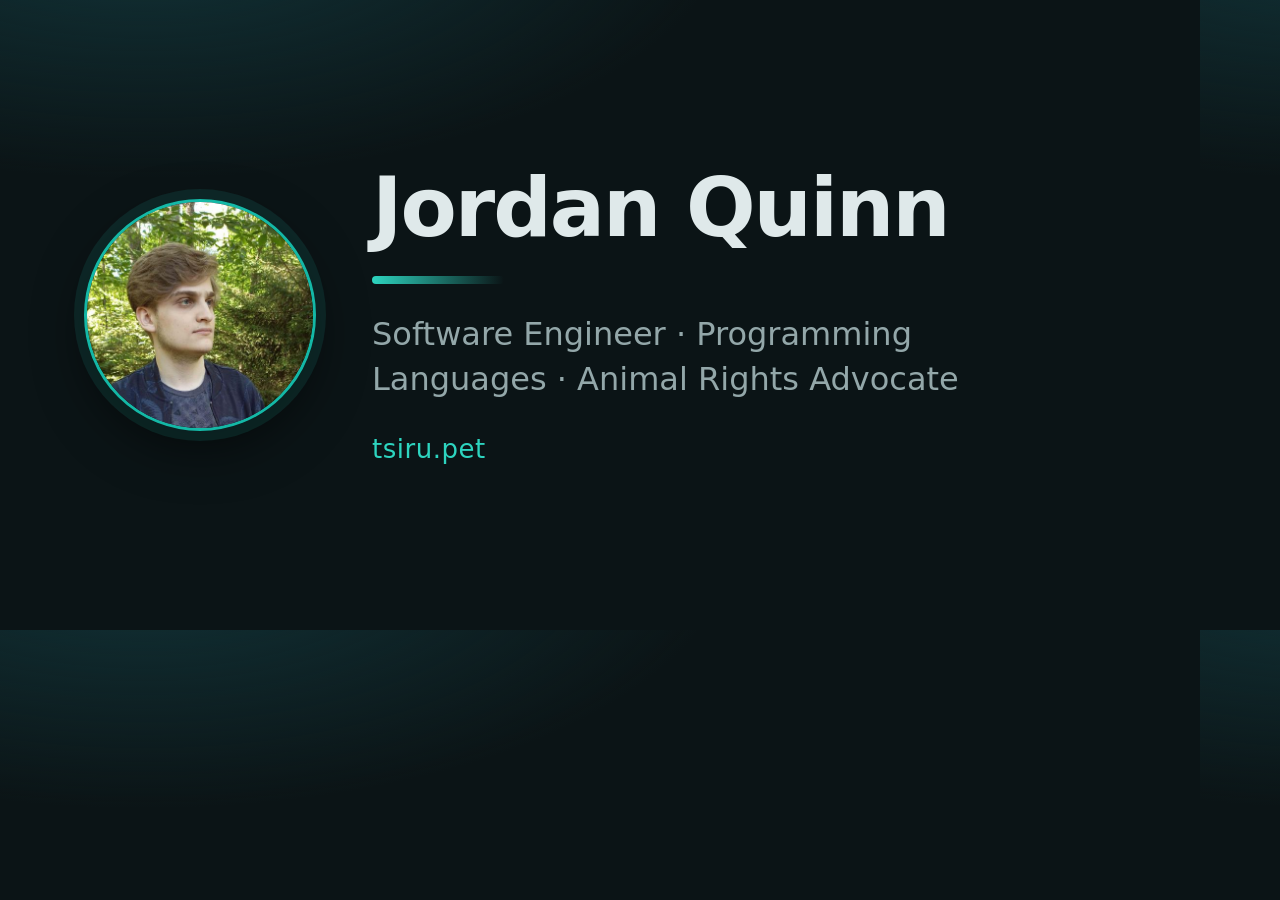
<file: og/card.html>
<!doctype html>
<!--
  Source for the Open Graph card at static/og.png (1200x630).
  This file is NOT served: Zola only builds content/ and copies static/.
  Re-render after any change here or to the avatar:
      ./scripts/make-og-card.sh
-->
<html lang="en">
  <head>
    <meta charset="utf-8" />
    <style>
      * {
        box-sizing: border-box;
        margin: 0;
        padding: 0;
      }

      html,
      body {
        width: 1200px;
        height: 630px;
      }

      body {
        display: flex;
        align-items: center;
        gap: 56px;
        padding: 0 84px;
        background:
          radial-gradient(950px 430px at 12% -14%, #12353a 0%, transparent 62%),
          #0b1416;
        color: #dfe9ea;
        font-family: ui-sans-serif, system-ui, -apple-system, "Segoe UI",
          Roboto, "Helvetica Neue", Arial, sans-serif;
      }

      .avatar {
        flex: 0 0 auto;
        width: 232px;
        height: 232px;
        border-radius: 50%;
        object-fit: cover;
        border: 3px solid #14b8a6;
        box-shadow:
          0 0 0 10px rgba(45, 212, 191, 0.1),
          0 18px 48px rgba(0, 0, 0, 0.5);
      }

      h1 {
        font-size: 82px;
        letter-spacing: -0.025em;
        line-height: 1.02;
      }

      .rule {
        width: 132px;
        height: 8px;
        margin-top: 26px;
        border-radius: 4px;
        background: linear-gradient(90deg, #2dd4bf, transparent);
      }

      .tagline {
        max-width: 720px;
        margin-top: 28px;
        font-size: 32px;
        line-height: 1.4;
        color: #93a7a9;
      }

      .domain {
        margin-top: 32px;
        font-size: 26px;
        letter-spacing: 0.02em;
        color: #2dd4bf;
      }
    </style>
  </head>
  <body>
    <img class="avatar" src="../static/avatar.jpg" alt="" />
    <div>
      <h1>Jordan Quinn</h1>
      <div class="rule"></div>
      <p class="tagline">
        Software Engineer &middot; Programming Languages &middot; Animal Rights
        Advocate
      </p>
      <p class="domain">tsiru.pet</p>
    </div>
  </body>
</html>
</file>
